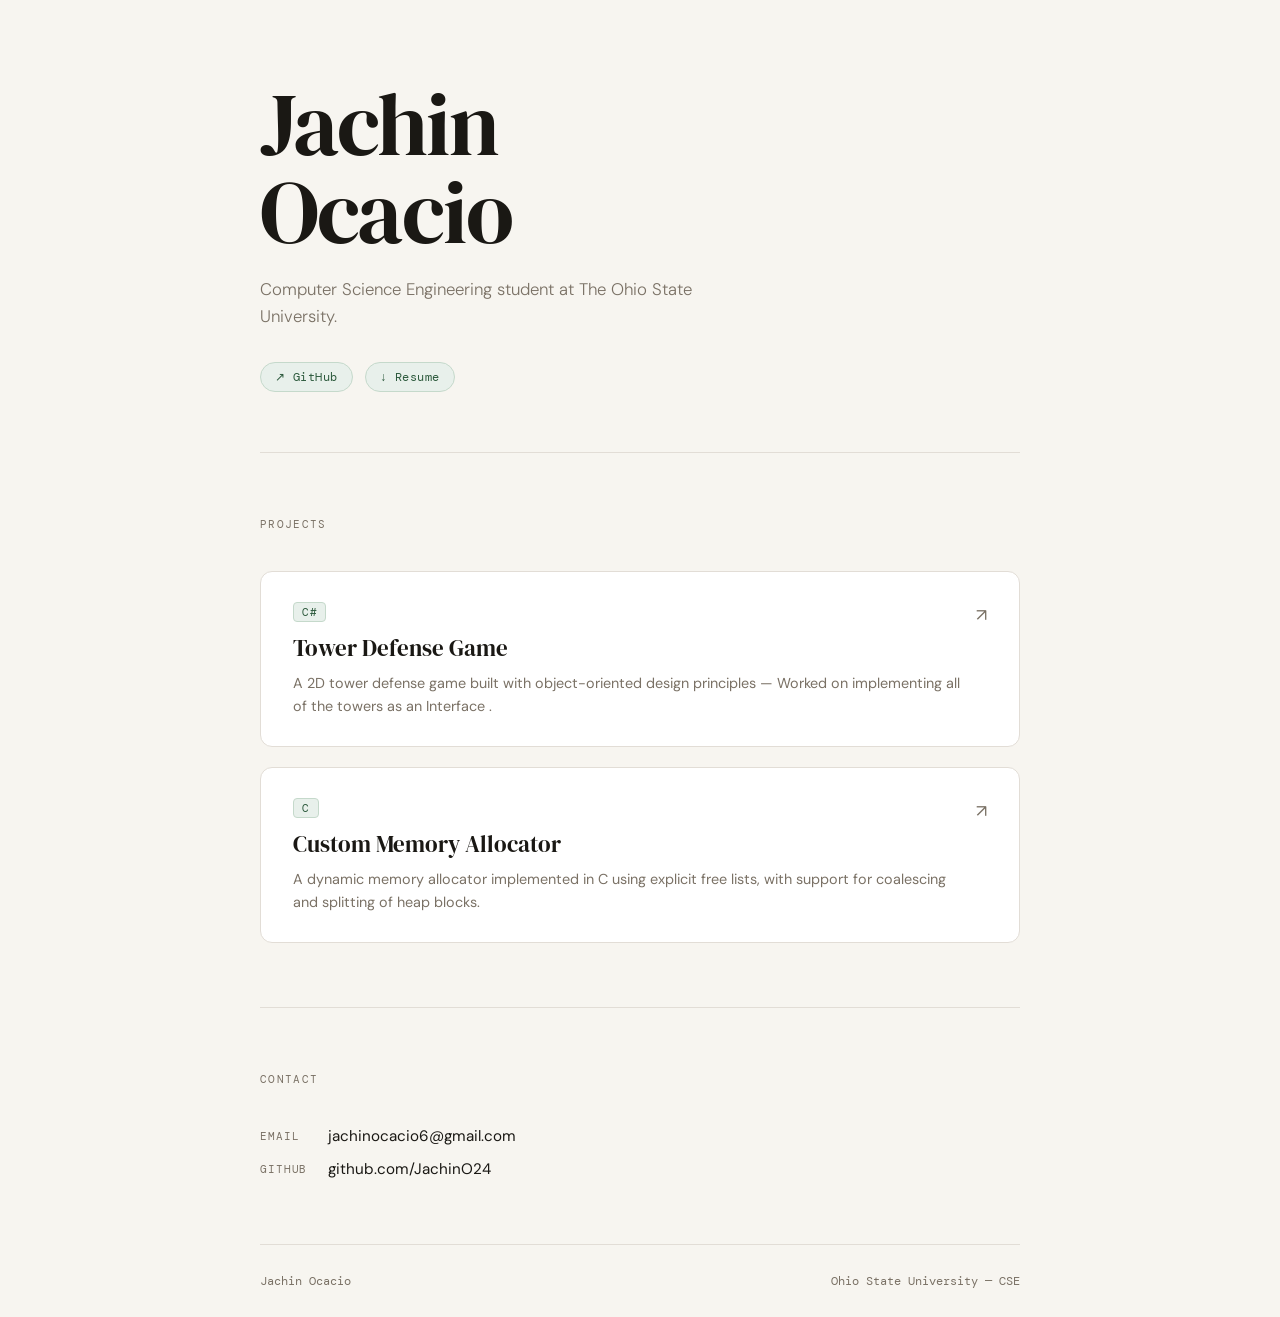
<file: index.html>
<!DOCTYPE html>
<html lang="en">
<head>
  <meta charset="UTF-8" />
  <meta name="viewport" content="width=device-width, initial-scale=1.0"/>
  <title>Jachin Ocacio — Portfolio</title>
  <link rel="preconnect" href="https://fonts.googleapis.com">
  <link rel="preconnect" href="https://fonts.gstatic.com" crossorigin>
  <link href="https://fonts.googleapis.com/css2?family=DM+Serif+Display&family=DM+Mono:wght@400;500&family=DM+Sans:wght@300;400;500&display=swap" rel="stylesheet">
  <link rel="stylesheet" href="style.css">
</head>
<body>
  <div class="wrapper">

    <header>
      <h1>Jachin<br>Ocacio</h1>
      <p class="tagline">Computer Science Engineering student at The Ohio State University.</p>
      <div class="header-links">
        <a class="pill-link" href="https://github.com/JachinO24" target="_blank">↗ GitHub</a>
        <a class="pill-link" href="resume.pdf" target="_blank">↓ Resume</a>
      </div>
    </header>

    <section>
      <p class="section-label">Projects</p>
      <div class="projects-grid">

        <div class="project-card">
          <div>
            <span class="project-lang">C#</span>
            <h2 class="project-title">Tower Defense Game</h2>
            <p class="project-desc">A 2D tower defense game built with object-oriented design principles — Worked on implementing all of the towers as an Interface .</p>
          </div>
          <span class="project-arrow">↗</span>
        </div>

        <div class="project-card">
          <div>
            <span class="project-lang">C</span>
            <h2 class="project-title">Custom Memory Allocator</h2>
            <p class="project-desc">A dynamic memory allocator implemented in C using explicit free lists, with support for coalescing and splitting of heap blocks.</p>
          </div>
          <span class="project-arrow">↗</span>
        </div>

      </div>
    </section>

    <section>
      <p class="section-label">Contact</p>
      <div class="contact-block">
        <div class="contact-row">
          <span class="contact-label">Email</span>
          <a class="contact-value" href="mailto:jachinocacio6@gmail.com">jachinocacio6@gmail.com</a>
        </div>
        <div class="contact-row">
          <span class="contact-label">GitHub</span>
          <a class="contact-value" href="https://github.com/JachinO24" target="_blank">github.com/JachinO24</a>
        </div>
      </div>
    </section>

    <footer>
      <span>Jachin Ocacio</span>
      <span>Ohio State University — CSE</span>
    </footer>

  </div>
</body>
</html>
</file>
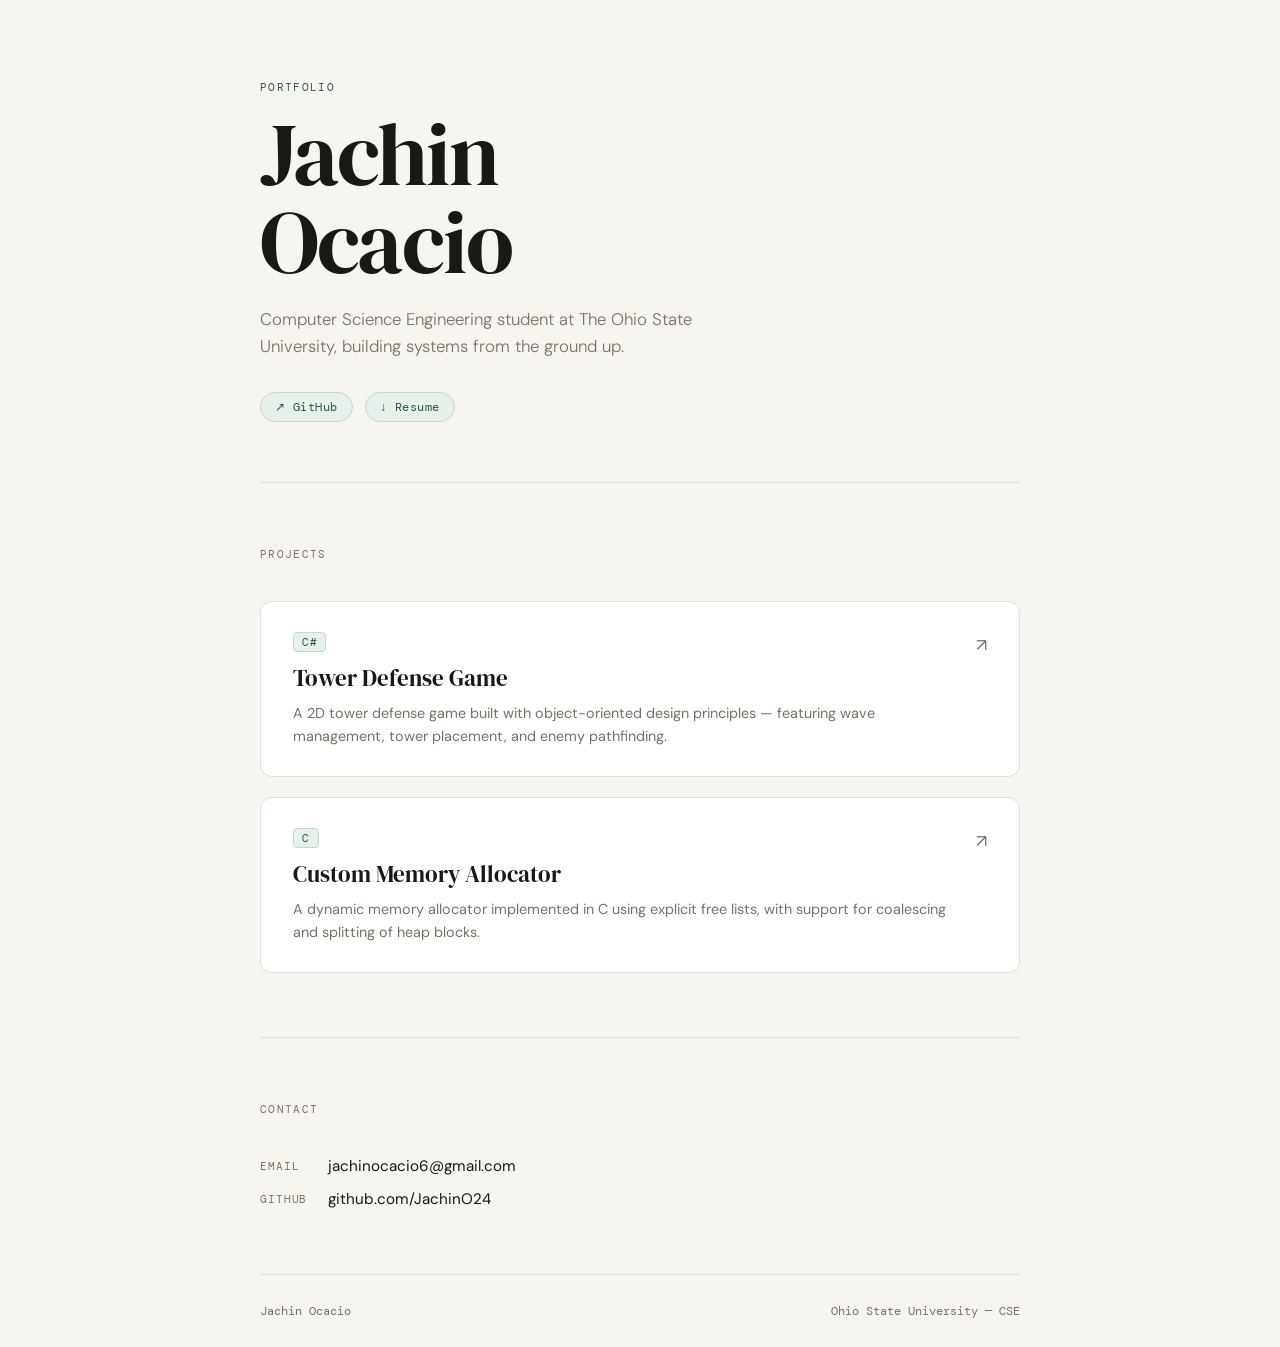
<file: portfolio(1).html>
<!DOCTYPE html>
<html lang="en">
<head>
  <meta charset="UTF-8" />
  <meta name="viewport" content="width=device-width, initial-scale=1.0"/>
  <title>Jachin Ocacio — Portfolio</title>
  <link rel="preconnect" href="https://fonts.googleapis.com">
  <link rel="preconnect" href="https://fonts.gstatic.com" crossorigin>
  <link href="https://fonts.googleapis.com/css2?family=DM+Serif+Display&family=DM+Mono:wght@400;500&family=DM+Sans:wght@300;400;500&display=swap" rel="stylesheet">
  <link rel="stylesheet" href="style.css">
</head>
<body>
  <div class="wrapper">

    <header>
      <p class="eyebrow">Portfolio</p>
      <h1>Jachin<br>Ocacio</h1>
      <p class="tagline">Computer Science Engineering student at The Ohio State University, building systems from the ground up.</p>
      <div class="header-links">
        <a class="pill-link" href="https://github.com/JachinO24" target="_blank">↗ GitHub</a>
        <a class="pill-link" href="resume.pdf" target="_blank">↓ Resume</a>
      </div>
    </header>

    <section>
      <p class="section-label">Projects</p>
      <div class="projects-grid">

        <a class="project-card" href="https://github.com/JachinO24" target="_blank">
          <div>
            <span class="project-lang">C#</span>
            <h2 class="project-title">Tower Defense Game</h2>
            <p class="project-desc">A 2D tower defense game built with object-oriented design principles — featuring wave management, tower placement, and enemy pathfinding.</p>
          </div>
          <span class="project-arrow">↗</span>
        </a>

        <a class="project-card" href="https://github.com/JachinO24" target="_blank">
          <div>
            <span class="project-lang">C</span>
            <h2 class="project-title">Custom Memory Allocator</h2>
            <p class="project-desc">A dynamic memory allocator implemented in C using explicit free lists, with support for coalescing and splitting of heap blocks.</p>
          </div>
          <span class="project-arrow">↗</span>
        </a>

      </div>
    </section>

    <section>
      <p class="section-label">Contact</p>
      <div class="contact-block">
        <div class="contact-row">
          <span class="contact-label">Email</span>
          <a class="contact-value" href="mailto:jachinocacio6@gmail.com">jachinocacio6@gmail.com</a>
        </div>
        <div class="contact-row">
          <span class="contact-label">GitHub</span>
          <a class="contact-value" href="https://github.com/JachinO24" target="_blank">github.com/JachinO24</a>
        </div>
      </div>
    </section>

    <footer>
      <span>Jachin Ocacio</span>
      <span>Ohio State University — CSE</span>
    </footer>

  </div>
</body>
</html>
</file>
<file: style.css>
*, *::before, *::after { box-sizing: border-box; margin: 0; padding: 0; }

:root {
  --bg: #f7f5f0;
  --surface: #ffffff;
  --border: #e2ddd6;
  --text: #1a1814;
  --muted: #7a7165;
  --accent: #2d5a3d;
  --accent-light: #e8f0eb;
  --mono: 'DM Mono', monospace;
  --serif: 'DM Serif Display', serif;
  --sans: 'DM Sans', sans-serif;
}

body {
  font-family: var(--sans);
  background: var(--bg);
  color: var(--text);
  min-height: 100vh;
  padding: 0 1.5rem;
}

/* Layout */
.wrapper {
  max-width: 760px;
  margin: 0 auto;
}

/* Header */
header {
  padding: 80px 0 60px;
  border-bottom: 1px solid var(--border);
}

.eyebrow {
  font-family: var(--mono);
  font-size: 11px;
  letter-spacing: 0.12em;
  text-transform: uppercase;
  color: var(--accent);
  margin-bottom: 16px;
}

h1 {
  font-family: var(--serif);
  font-size: clamp(3rem, 8vw, 5.5rem);
  font-weight: 400;
  line-height: 1.0;
  letter-spacing: -0.02em;
  color: var(--text);
  margin-bottom: 20px;
}

.tagline {
  font-size: 1.05rem;
  font-weight: 300;
  color: var(--muted);
  max-width: 480px;
  line-height: 1.6;
  margin-bottom: 32px;
}

/* Nav links */
.header-links {
  display: flex;
  gap: 12px;
  flex-wrap: wrap;
}

.pill-link {
  display: inline-flex;
  align-items: center;
  gap: 6px;
  font-family: var(--mono);
  font-size: 12px;
  letter-spacing: 0.04em;
  color: var(--accent);
  background: var(--accent-light);
  border: 1px solid #c5d9cb;
  border-radius: 100px;
  padding: 6px 14px;
  text-decoration: none;
  transition: background 0.15s, border-color 0.15s;
}

.pill-link:hover {
  background: #d6e8da;
  border-color: #aac7b3;
}

/* Sections */
section {
  padding: 64px 0;
  border-bottom: 1px solid var(--border);
}

section:last-child {
  border-bottom: none;
  padding-bottom: 80px;
}

.section-label {
  font-family: var(--mono);
  font-size: 11px;
  letter-spacing: 0.12em;
  text-transform: uppercase;
  color: var(--muted);
  margin-bottom: 40px;
}

/* Projects */
.projects-grid {
  display: grid;
  gap: 20px;
}

.project-card {
  background: var(--surface);
  border: 1px solid var(--border);
  border-radius: 12px;
  padding: 28px 32px;
  display: grid;
  grid-template-columns: 1fr auto;
  gap: 12px;
  align-items: start;
  text-decoration: none;
  color: inherit;
  transition: border-color 0.15s, transform 0.15s;
  position: relative;
}

.project-card:hover {
  border-color: #aac7b3;
  transform: translateY(-2px);
}

.project-card:hover .project-arrow {
  transform: translate(3px, -3px);
}

.project-lang {
  font-family: var(--mono);
  font-size: 11px;
  letter-spacing: 0.06em;
  color: var(--accent);
  background: var(--accent-light);
  border: 1px solid #c5d9cb;
  border-radius: 4px;
  padding: 2px 8px;
  display: inline-block;
  margin-bottom: 10px;
}

.project-title {
  font-family: var(--serif);
  font-size: 1.45rem;
  font-weight: 400;
  color: var(--text);
  margin-bottom: 8px;
}

.project-desc {
  font-size: 0.9rem;
  color: var(--muted);
  line-height: 1.6;
}

.project-arrow {
  font-size: 1.1rem;
  color: var(--muted);
  transition: transform 0.15s;
  margin-top: 4px;
}

/* Contact */
.contact-block {
  display: flex;
  flex-direction: column;
  gap: 12px;
}

.contact-row {
  display: flex;
  align-items: center;
  gap: 16px;
}

.contact-label {
  font-family: var(--mono);
  font-size: 11px;
  letter-spacing: 0.08em;
  text-transform: uppercase;
  color: var(--muted);
  min-width: 52px;
}

.contact-value {
  font-size: 0.95rem;
  color: var(--text);
  text-decoration: none;
  border-bottom: 1px solid transparent;
  transition: border-color 0.15s, color 0.15s;
}

.contact-value:hover {
  color: var(--accent);
  border-color: var(--accent);
}

/* Footer */
footer {
  padding: 28px 0;
  display: flex;
  justify-content: space-between;
  align-items: center;
  color: var(--muted);
  font-size: 12px;
  font-family: var(--mono);
}
</file>
